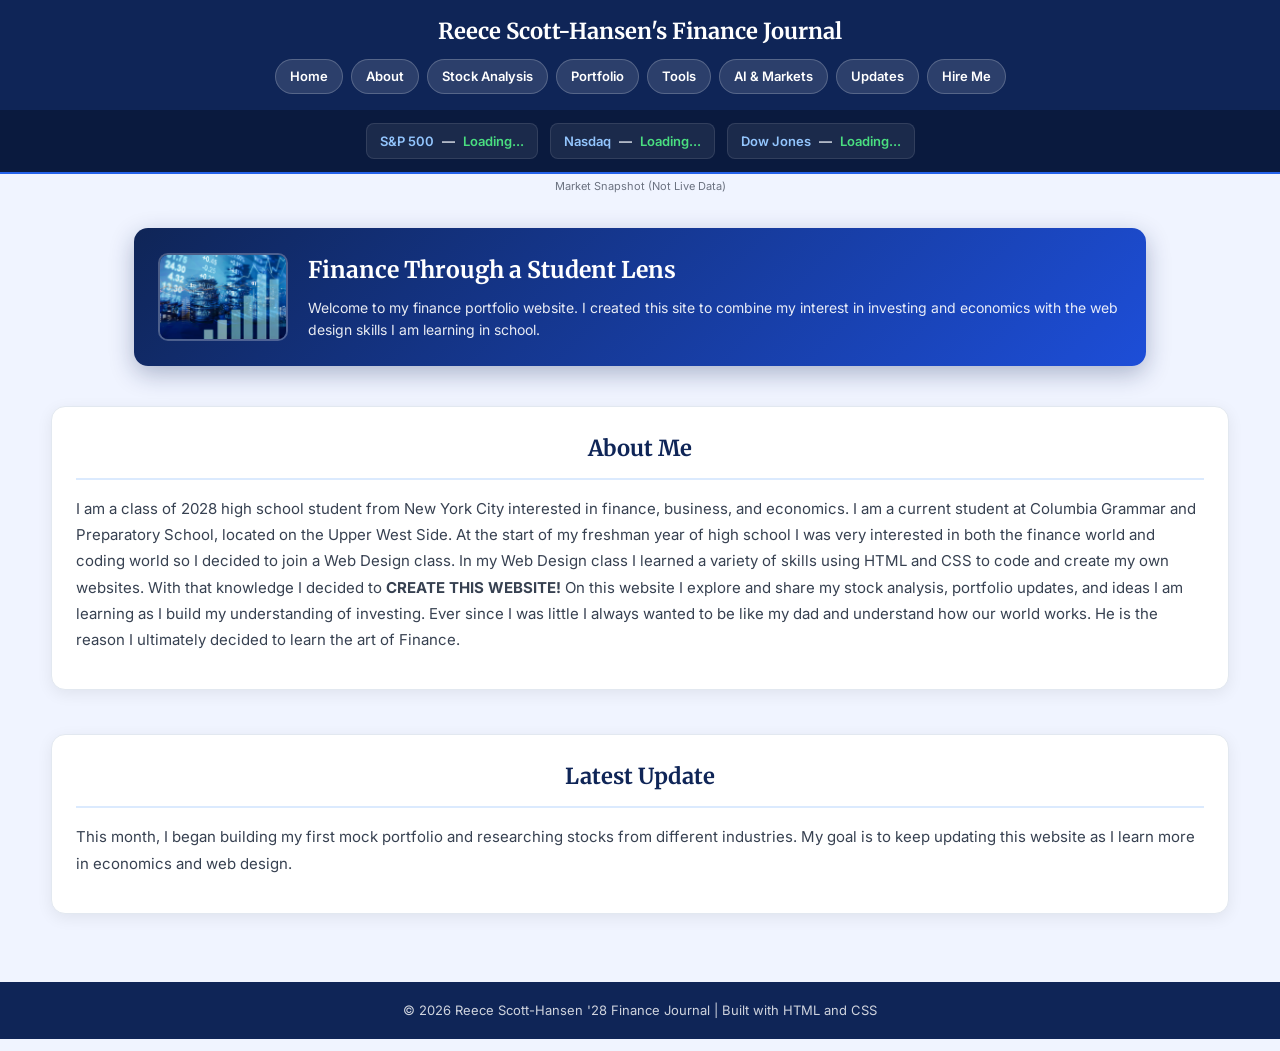
<file: index.html>
<!DOCTYPE html>
<html>
<head>
  <meta name="viewport" content="width=device-width, initial-scale=1.0">
  <title>Reece Scott-Hansen '28 Finance Journal</title>
  <link rel="stylesheet" href="styles.css">
</head>
<body>

  <header>
    <div class="container">
      <nav>
        <h1>Reece Scott-Hansen's Finance Journal</h1>
        <ul>
          <li><a href="index.html">Home</a></li>
          <li><a href="about.html">About</a></li>
          <li><a href="stocks.html">Stock Analysis</a></li>
          <li><a href="port.html">Portfolio</a></li>
          <li><a href="tools.html">Tools</a></li>
          <li><a href="ai.html">AI & Markets</a></li>
          <li><a href="updates.html">Updates</a></li>
        <li><a href="hire.html">Hire Me</a></li>
        </ul>
      </nav>
    </div>
  </header>

<div class="market-bar">
  <a href="https://finance.yahoo.com/quote/%5EGSPC/" target="_blank" class="market-item">
    <span class="market-name">S&amp;P 500</span>
    <span class="market-price" id="mb-sp500-price">—</span>
    <span class="up" id="mb-sp500-change">Loading...</span>
  </a>
  <a href="https://finance.yahoo.com/quote/%5EIXIC/" target="_blank" class="market-item">
    <span class="market-name">Nasdaq</span>
    <span class="market-price" id="mb-nasdaq-price">—</span>
    <span class="up" id="mb-nasdaq-change">Loading...</span>
  </a>
  <a href="https://finance.yahoo.com/quote/%5EDJI/" target="_blank" class="market-item">
    <span class="market-name">Dow Jones</span>
    <span class="market-price" id="mb-dow-price">—</span>
    <span class="up" id="mb-dow-change">Loading...</span>
  </a>
</div>
<p class="market-label">Loading live data...</p>
<script src="market.js"></script>

 <section class="hero">
  <div class="container">
    
   <div class="box">
  
  <div class="box-content">
    
    <img src="stock.png" alt="Stock Image" class="side-img">

    <div class="text">
      <h2>Finance Through a Student Lens</h2>
      <p>
        Welcome to my finance portfolio website. I created this site to combine my interest in
        investing and economics with the web design skills I am learning in school.
      </p>
    </div>

  </div>

</div>
  </div>
</section>

  <section id="about" class="about">
    <div class="section-box">
      <h3>About Me</h3>
    
    <p>I am a class of 2028 high school student from New York City interested in finance, business, and economics. I am a current student at Columbia Grammar and Preparatory School, located on the Upper West Side. At the start of my freshman year of high school I was very interested in both the finance world and coding world so I decided to join a Web Design class. In my Web Design class I learned a variety of skills using HTML and CSS to code and create my own websites. With that knowledge I decided to <b>CREATE THIS WEBSITE!</b> On this website I explore and share my stock analysis, portfolio updates, and ideas I am learning as I build my understanding of investing. Ever since I was little I always wanted to be like my dad and understand how our world works. He is the reason I ultimately decided to learn the art of Finance. </p>
  
    </div>
       

  

      <section id="updates" class="updates">
        <div class="section-box">
        
        <h3>Latest Update</h3>
      
      <p>This month, I began building my first mock portfolio and researching stocks from different
        industries. My goal is to keep updating this website as I learn more in economics and web design. </p>
        </div>
       
      
  </section>





  <footer>
    <div class="container">
      <p>© 2026 Reece Scott-Hansen '28 Finance Journal | Built with HTML and CSS</p>
    </div>
  </footer>

</body>
</html>
</file>
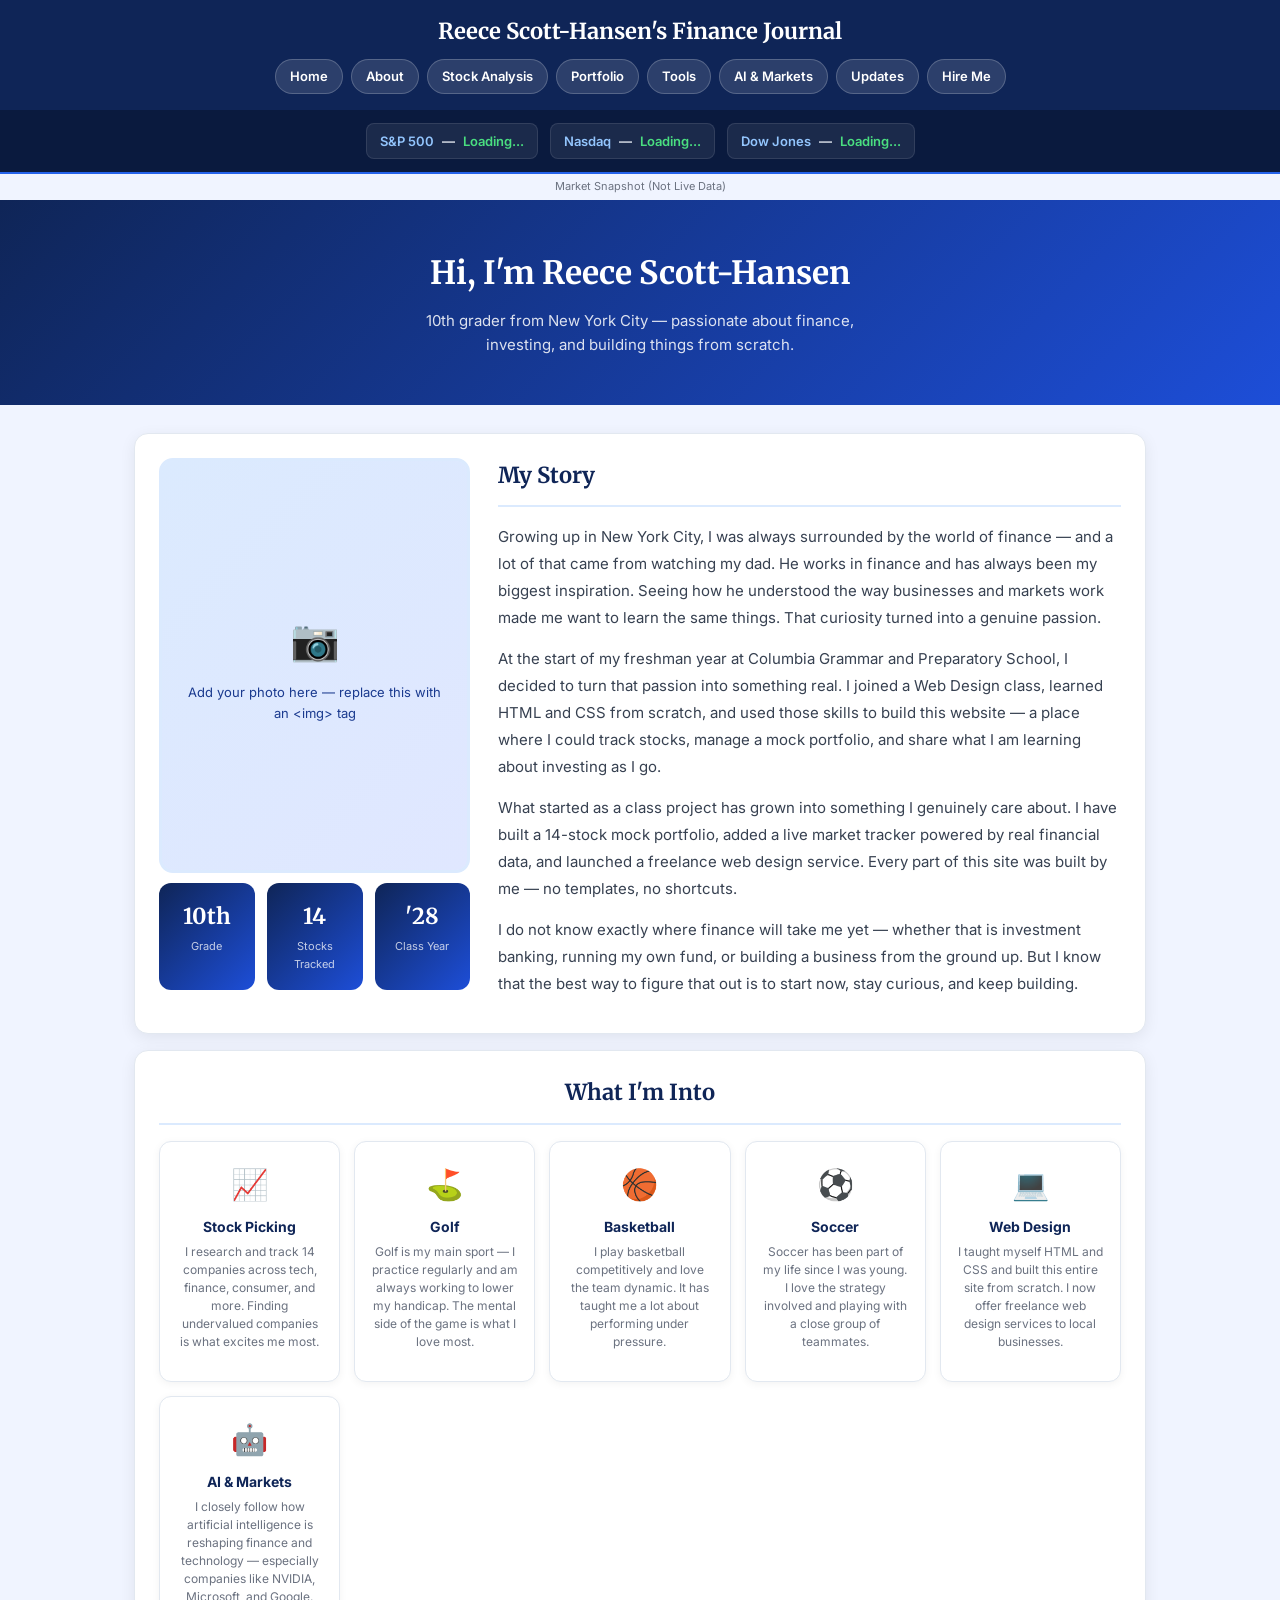
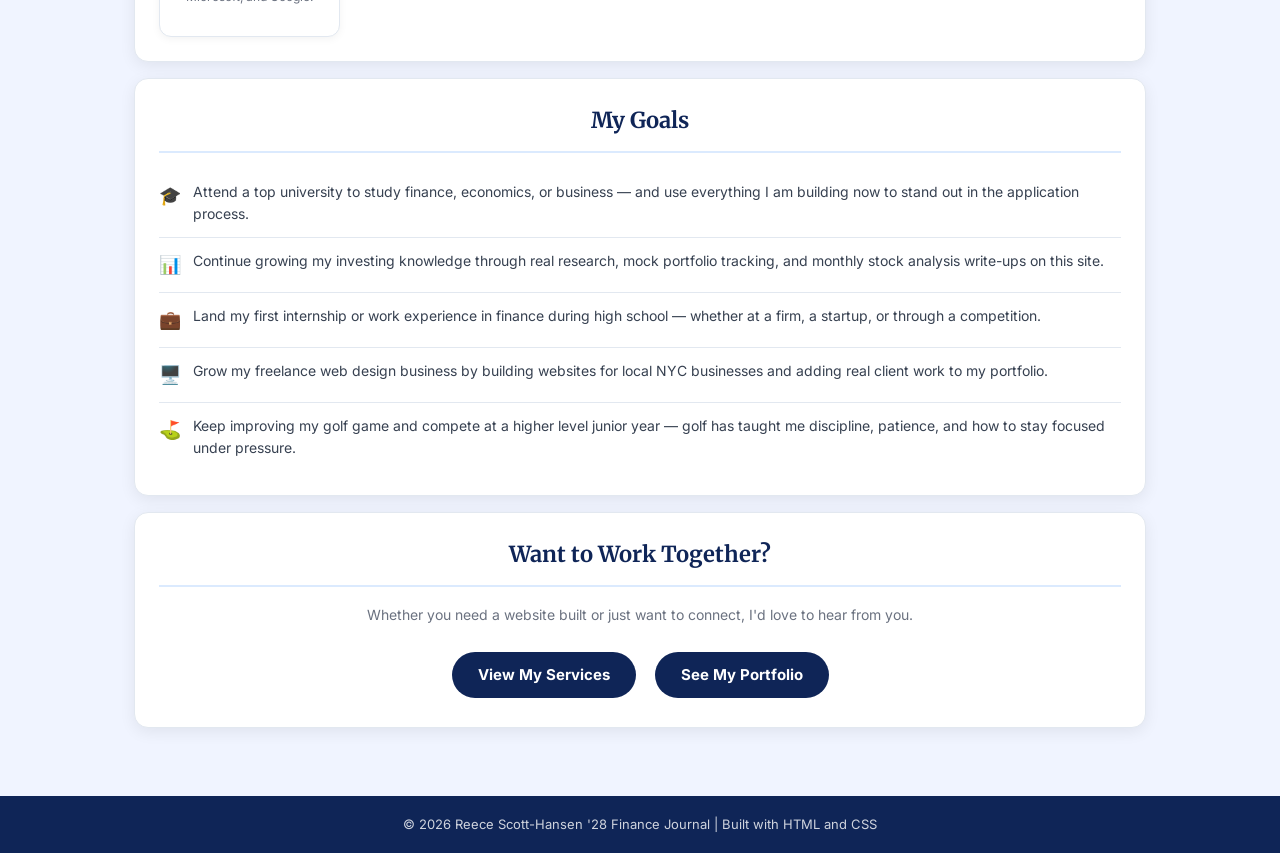
<file: about.html>
<!DOCTYPE html>
<html lang="en">
<head>
  <meta name="viewport" content="width=device-width, initial-scale=1.0">
  <title>About Me — Reece Scott-Hansen</title>
  <link rel="stylesheet" href="styles.css">
  <style>
    .about-hero {
      background: linear-gradient(135deg, #0f2557, #1d4ed8);
      padding: 48px 20px;
      text-align: center;
    }

    .about-hero h2 {
      font-family: 'Merriweather', serif;
      color: white;
      font-size: clamp(22px, 4vw, 32px);
      margin-bottom: 10px;
    }

    .about-hero p {
      color: rgba(255,255,255,0.85);
      font-size: 15px;
      max-width: 500px;
      margin: 0 auto;
    }

    .about-grid {
      display: grid;
      grid-template-columns: 1fr 2fr;
      gap: 28px;
      align-items: start;
    }

    .about-photo {
      width: 100%;
      border-radius: 14px;
      border: 3px solid var(--light-blue);
      box-shadow: 0 8px 24px rgba(0,0,0,0.1);
    }

    .about-photo-placeholder {
      width: 100%;
      aspect-ratio: 3/4;
      background: linear-gradient(135deg, #dbeafe, #e0e7ff);
      border-radius: 14px;
      border: 3px solid var(--light-blue);
      display: flex;
      flex-direction: column;
      align-items: center;
      justify-content: center;
      color: var(--blue);
      font-size: 13px;
      text-align: center;
      padding: 20px;
      gap: 10px;
    }

    .about-photo-placeholder .photo-icon {
      font-size: 40px;
    }

    .stat-grid {
      display: grid;
      grid-template-columns: repeat(3, 1fr);
      gap: 12px;
      margin-top: 10px;
    }

    .stat-box {
      background: linear-gradient(135deg, #0f2557, #1d4ed8);
      border-radius: 12px;
      padding: 16px 12px;
      text-align: center;
    }

    .stat-number {
      color: white;
      font-size: 22px;
      font-weight: 700;
      font-family: 'Merriweather', serif;
    }

    .stat-label {
      color: rgba(255,255,255,0.75);
      font-size: 11px;
      margin-top: 4px;
    }

    .interest-grid {
      display: grid;
      grid-template-columns: repeat(auto-fit, minmax(180px, 1fr));
      gap: 14px;
    }

    .interest-card {
      background: white;
      border: 1px solid var(--border);
      border-radius: 12px;
      padding: 18px 16px;
      text-align: center;
      box-shadow: 0 2px 8px rgba(0,0,0,0.05);
    }

    .interest-icon { font-size: 30px; margin-bottom: 8px; }

    .interest-card h4 {
      color: var(--navy);
      font-size: 14px;
      font-weight: 700;
      margin-bottom: 5px;
    }

    .interest-card p {
      color: var(--gray);
      font-size: 12px;
      line-height: 1.5;
    }

    .goal-list {
      list-style: none;
      padding: 0;
    }

    .goal-list li {
      display: flex;
      align-items: flex-start;
      gap: 12px;
      padding: 12px 0;
      border-bottom: 1px solid var(--border);
      font-size: 14px;
      color: #374151;
      line-height: 1.6;
    }

    .goal-list li:last-child { border-bottom: none; }

    .goal-list li .goal-icon {
      font-size: 18px;
      flex-shrink: 0;
      margin-top: 1px;
    }

    @media (max-width: 600px) {
      .about-grid { grid-template-columns: 1fr; }
      .stat-grid { grid-template-columns: repeat(3, 1fr); gap: 8px; }
      .stat-number { font-size: 18px; }
      .stat-label { font-size: 10px; }
      .about-hero { padding: 32px 16px; }
    }
  </style>
</head>
<body>

  <header>
    <div class="container">
      <nav>
        <h1>Reece Scott-Hansen's Finance Journal</h1>
        <ul>
          <li><a href="index.html">Home</a></li>
          <li><a href="about.html">About</a></li>
          <li><a href="stocks.html">Stock Analysis</a></li>
          <li><a href="port.html">Portfolio</a></li>
          <li><a href="tools.html">Tools</a></li>
          <li><a href="ai.html">AI &amp; Markets</a></li>
          <li><a href="updates.html">Updates</a></li>
          <li><a href="hire.html">Hire Me</a></li>
        </ul>
      </nav>
    </div>
  </header>

  <div class="market-bar">
    <a href="https://finance.yahoo.com/quote/%5EGSPC/" target="_blank" class="market-item">
      <span class="market-name">S&amp;P 500</span>
      <span class="market-price" id="mb-sp500-price">—</span>
      <span class="up" id="mb-sp500-change">Loading...</span>
    </a>
    <a href="https://finance.yahoo.com/quote/%5EIXIC/" target="_blank" class="market-item">
      <span class="market-name">Nasdaq</span>
      <span class="market-price" id="mb-nasdaq-price">—</span>
      <span class="up" id="mb-nasdaq-change">Loading...</span>
    </a>
    <a href="https://finance.yahoo.com/quote/%5EDJI/" target="_blank" class="market-item">
      <span class="market-name">Dow Jones</span>
      <span class="market-price" id="mb-dow-price">—</span>
      <span class="up" id="mb-dow-change">Loading...</span>
    </a>
  </div>
  <p class="market-label">Loading live data...</p>
  <script src="market.js"></script>

  <!-- Hero -->
  <div class="about-hero">
    <h2>Hi, I'm Reece Scott-Hansen</h2>
    <p>10th grader from New York City — passionate about finance, investing, and building things from scratch.</p>
  </div>

  <section>
    <div class="container">

      <!-- Main about section -->
      <div class="section-box">
        <div class="about-grid">

          <div>
            <div class="about-photo-placeholder">
              <div class="photo-icon">📷</div>
              <div>Add your photo here — replace this with an &lt;img&gt; tag</div>
            </div>
            <div class="stat-grid">
              <div class="stat-box">
                <div class="stat-number">10th</div>
                <div class="stat-label">Grade</div>
              </div>
              <div class="stat-box">
                <div class="stat-number">14</div>
                <div class="stat-label">Stocks Tracked</div>
              </div>
              <div class="stat-box">
                <div class="stat-number">'28</div>
                <div class="stat-label">Class Year</div>
              </div>
            </div>
          </div>

          <div>
            <h3 style="text-align:left; border-bottom: 2px solid var(--light-blue); padding-bottom: 12px; margin-bottom: 16px;">My Story</h3>

            <p style="color:#374151; margin-bottom: 14px; line-height: 1.8; font-size: 15px;">
              Growing up in New York City, I was always surrounded by the world of finance — and a lot of that came from watching my dad. He works in finance and has always been my biggest inspiration. Seeing how he understood the way businesses and markets work made me want to learn the same things. That curiosity turned into a genuine passion.
            </p>

            <p style="color:#374151; margin-bottom: 14px; line-height: 1.8; font-size: 15px;">
              At the start of my freshman year at Columbia Grammar and Preparatory School, I decided to turn that passion into something real. I joined a Web Design class, learned HTML and CSS from scratch, and used those skills to build this website — a place where I could track stocks, manage a mock portfolio, and share what I am learning about investing as I go.
            </p>

            <p style="color:#374151; margin-bottom: 14px; line-height: 1.8; font-size: 15px;">
              What started as a class project has grown into something I genuinely care about. I have built a 14-stock mock portfolio, added a live market tracker powered by real financial data, and launched a freelance web design service. Every part of this site was built by me — no templates, no shortcuts.
            </p>

            <p style="color:#374151; line-height: 1.8; font-size: 15px;">
              I do not know exactly where finance will take me yet — whether that is investment banking, running my own fund, or building a business from the ground up. But I know that the best way to figure that out is to start now, stay curious, and keep building.
            </p>
          </div>

        </div>
      </div>

      <!-- Interests -->
      <div class="section-box">
        <h3>What I'm Into</h3>
        <div class="interest-grid">

          <div class="interest-card">
            <div class="interest-icon">📈</div>
            <h4>Stock Picking</h4>
            <p>I research and track 14 companies across tech, finance, consumer, and more. Finding undervalued companies is what excites me most.</p>
          </div>

          <div class="interest-card">
            <div class="interest-icon">⛳</div>
            <h4>Golf</h4>
            <p>Golf is my main sport — I practice regularly and am always working to lower my handicap. The mental side of the game is what I love most.</p>
          </div>

          <div class="interest-card">
            <div class="interest-icon">🏀</div>
            <h4>Basketball</h4>
            <p>I play basketball competitively and love the team dynamic. It has taught me a lot about performing under pressure.</p>
          </div>

          <div class="interest-card">
            <div class="interest-icon">⚽</div>
            <h4>Soccer</h4>
            <p>Soccer has been part of my life since I was young. I love the strategy involved and playing with a close group of teammates.</p>
          </div>

          <div class="interest-card">
            <div class="interest-icon">💻</div>
            <h4>Web Design</h4>
            <p>I taught myself HTML and CSS and built this entire site from scratch. I now offer freelance web design services to local businesses.</p>
          </div>

          <div class="interest-card">
            <div class="interest-icon">🤖</div>
            <h4>AI &amp; Markets</h4>
            <p>I closely follow how artificial intelligence is reshaping finance and technology — especially companies like NVIDIA, Microsoft, and Google.</p>
          </div>

        </div>
      </div>

      <!-- Goals -->
      <div class="section-box">
        <h3>My Goals</h3>
        <ul class="goal-list">
          <li>
            <span class="goal-icon">🎓</span>
            <span>Attend a top university to study finance, economics, or business — and use everything I am building now to stand out in the application process.</span>
          </li>
          <li>
            <span class="goal-icon">📊</span>
            <span>Continue growing my investing knowledge through real research, mock portfolio tracking, and monthly stock analysis write-ups on this site.</span>
          </li>
          <li>
            <span class="goal-icon">💼</span>
            <span>Land my first internship or work experience in finance during high school — whether at a firm, a startup, or through a competition.</span>
          </li>
          <li>
            <span class="goal-icon">🖥️</span>
            <span>Grow my freelance web design business by building websites for local NYC businesses and adding real client work to my portfolio.</span>
          </li>
          <li>
            <span class="goal-icon">⛳</span>
            <span>Keep improving my golf game and compete at a higher level junior year — golf has taught me discipline, patience, and how to stay focused under pressure.</span>
          </li>
        </ul>
      </div>

      <!-- CTA -->
      <div class="section-box" style="text-align: center;">
        <h3>Want to Work Together?</h3>
        <p style="color: var(--gray); margin-bottom: 20px; font-size: 14px;">
          Whether you need a website built or just want to connect, I'd love to hear from you.
        </p>
        <a href="hire.html" class="contact-link" style="margin-right: 10px;">View My Services</a>
        <a href="port.html" class="contact-link">See My Portfolio</a>
      </div>

    </div>
  </section>

  <footer>
    <div class="container">
      <p>© 2026 Reece Scott-Hansen '28 Finance Journal | Built with HTML and CSS</p>
    </div>
  </footer>

</body>
</html>
</file>
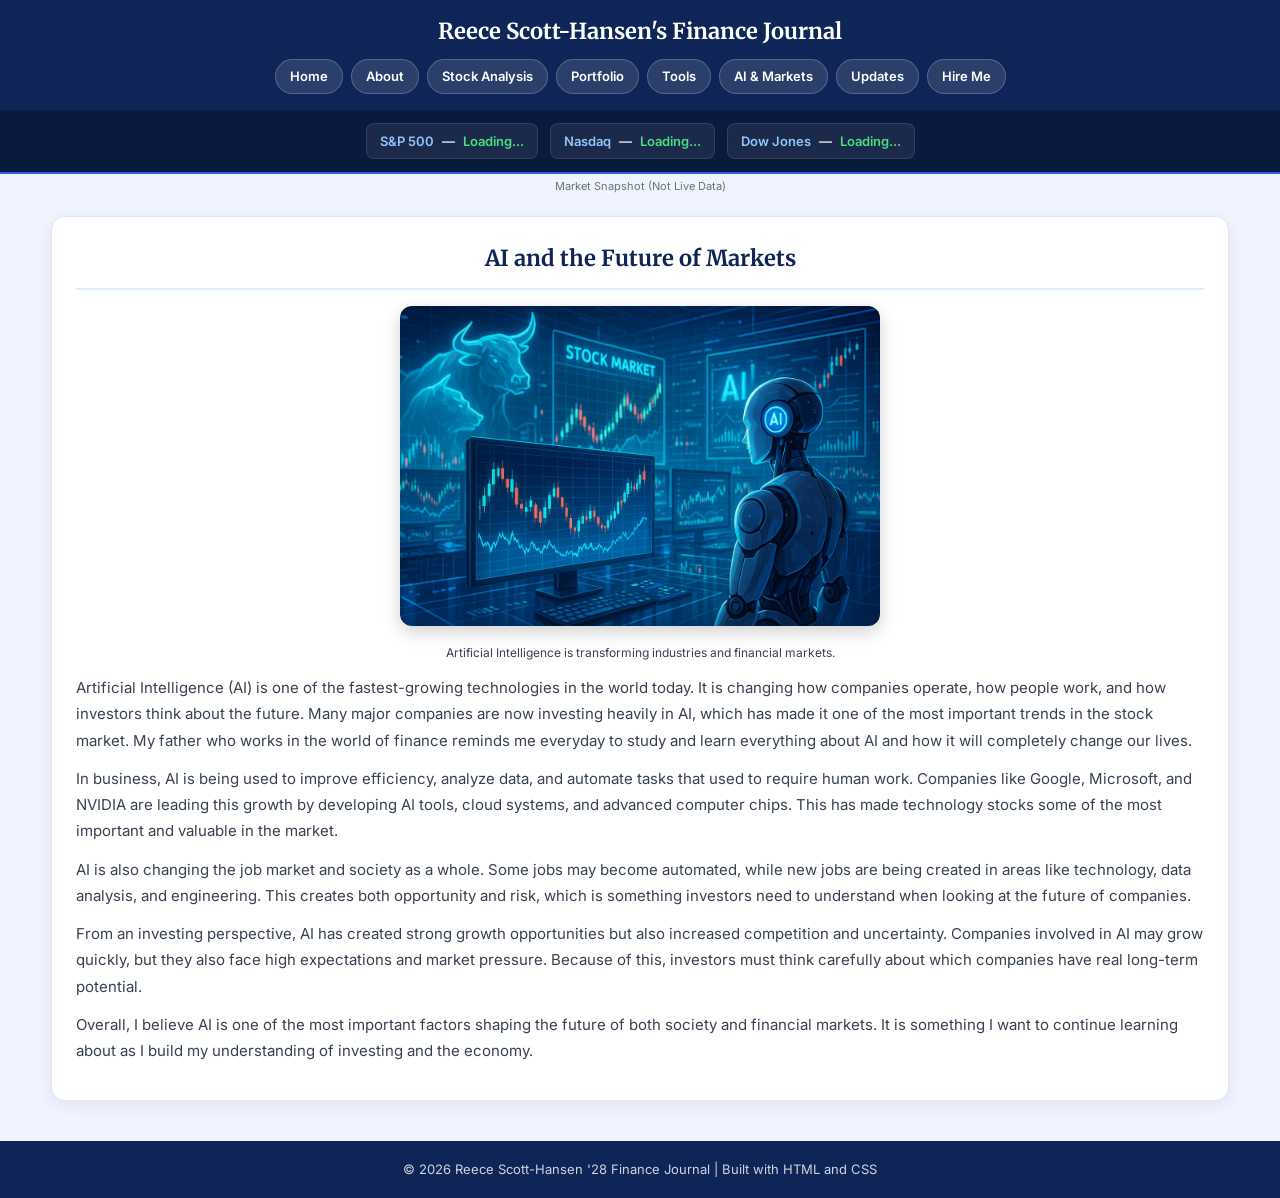
<file: ai.html>
<!DOCTYPE html>
<html>
<head>
  <meta name="viewport" content="width=device-width, initial-scale=1.0">
  <title>Reece Scott-Hansen '28 Finance Journal</title>
  <link rel="stylesheet" href="styles.css">
</head>
<body>

  <header>
    <div class="container">
      <nav>
        <h1>Reece Scott-Hansen's Finance Journal</h1>
        <ul>
          <li><a href="index.html">Home</a></li>
          <li><a href="about.html">About</a></li>
          <li><a href="stocks.html">Stock Analysis</a></li>
          <li><a href="port.html">Portfolio</a></li>
          <li><a href="tools.html">Tools</a></li>
          <li><a href="ai.html">AI & Markets</a></li>
          <li><a href="updates.html">Updates</a></li>
        <li><a href="hire.html">Hire Me</a></li>
        </ul>
      </nav>
    </div>
  </header>
<div class="market-bar">
  <a href="https://finance.yahoo.com/quote/%5EGSPC/" target="_blank" class="market-item">
    <span class="market-name">S&amp;P 500</span>
    <span class="market-price" id="mb-sp500-price">—</span>
    <span class="up" id="mb-sp500-change">Loading...</span>
  </a>
  <a href="https://finance.yahoo.com/quote/%5EIXIC/" target="_blank" class="market-item">
    <span class="market-name">Nasdaq</span>
    <span class="market-price" id="mb-nasdaq-price">—</span>
    <span class="up" id="mb-nasdaq-change">Loading...</span>
  </a>
  <a href="https://finance.yahoo.com/quote/%5EDJI/" target="_blank" class="market-item">
    <span class="market-name">Dow Jones</span>
    <span class="market-price" id="mb-dow-price">—</span>
    <span class="up" id="mb-dow-change">Loading...</span>
  </a>
</div>
<p class="market-label">Loading live data...</p>
<script src="market.js"></script>


    <div class="section-box">

  <h3>AI and the Future of Markets</h3>

  <img src="ai.png" class="ai-img">

<p class="img-caption">Artificial Intelligence is transforming industries and financial markets.</p>
    <p>
      Artificial Intelligence (AI) is one of the fastest-growing technologies in the world today. It is changing how companies operate, how people work, and how investors think about the future. Many major companies are now investing heavily in AI, which has made it one of the most important trends in the stock market. My father who works in the world of finance reminds me everyday to study and learn everything about AI and how it will completely change our lives.
    </p>

    <p>
      In business, AI is being used to improve efficiency, analyze data, and automate tasks that used to require human work. Companies like Google, Microsoft, and NVIDIA are leading this growth by developing AI tools, cloud systems, and advanced computer chips. This has made technology stocks some of the most important and valuable in the market.
    </p>

    <p>
      AI is also changing the job market and society as a whole. Some jobs may become automated, while new jobs are being created in areas like technology, data analysis, and engineering. This creates both opportunity and risk, which is something investors need to understand when looking at the future of companies.
    </p>

    <p>
      From an investing perspective, AI has created strong growth opportunities but also increased competition and uncertainty. Companies involved in AI may grow quickly, but they also face high expectations and market pressure. Because of this, investors must think carefully about which companies have real long-term potential.
    </p>

    <p>
      Overall, I believe AI is one of the most important factors shaping the future of both society and financial markets. It is something I want to continue learning about as I build my understanding of investing and the economy.
    </p>

  </div>
</section>

<footer>
    <div class="container">
      <p>© 2026 Reece Scott-Hansen '28 Finance Journal | Built with HTML and CSS</p>
    </div>
  </footer>


</body>
</html>
</file>
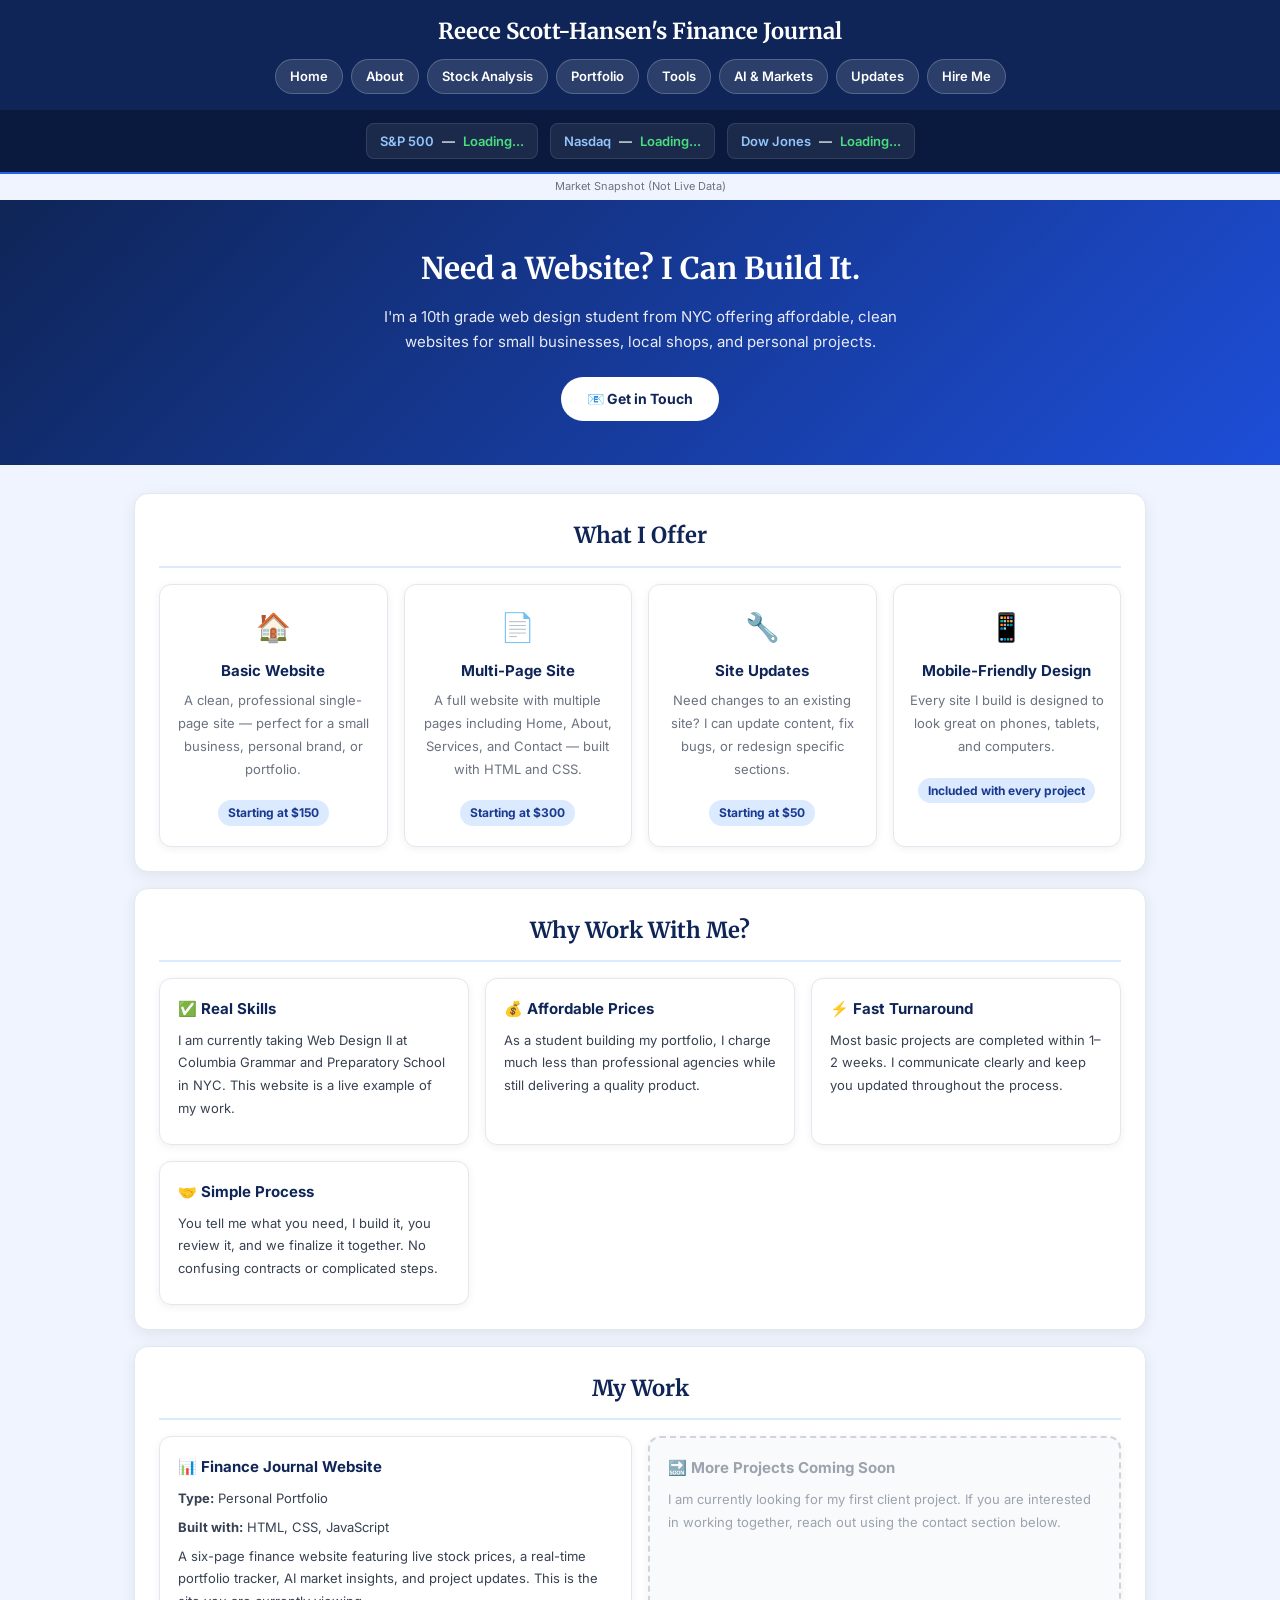
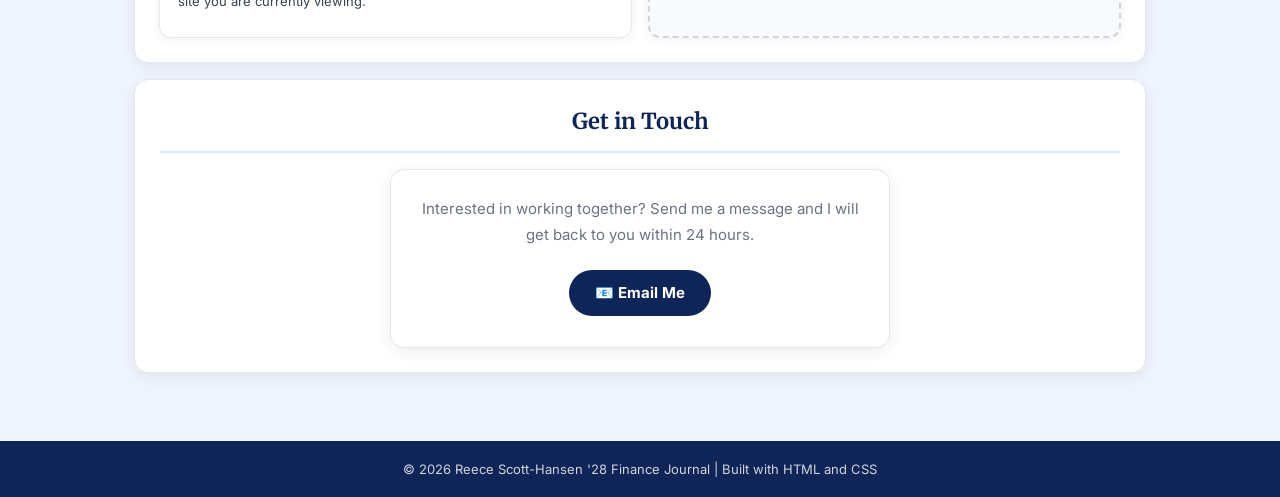
<file: hire.html>
<!DOCTYPE html>
<html lang="en">
<head>
  <meta name="viewport" content="width=device-width, initial-scale=1.0">
  <title>Hire Me — Reece Scott-Hansen</title>
  <link rel="stylesheet" href="styles.css">
</head>
<body>

  <header>
    <div class="container">
      <nav>
        <h1>Reece Scott-Hansen's Finance Journal</h1>
        <ul>
          <li><a href="index.html">Home</a></li>
          <li><a href="about.html">About</a></li>
          <li><a href="stocks.html">Stock Analysis</a></li>
          <li><a href="port.html">Portfolio</a></li>
          <li><a href="tools.html">Tools</a></li>
          <li><a href="ai.html">AI &amp; Markets</a></li>
          <li><a href="updates.html">Updates</a></li>
          <li><a href="hire.html">Hire Me</a></li>
        </ul>
      </nav>
    </div>
  </header>

  <div class="market-bar">
    <a href="https://finance.yahoo.com/quote/%5EGSPC/" target="_blank" class="market-item">
      <span class="market-name">S&amp;P 500</span>
      <span class="market-price" id="mb-sp500-price">—</span>
      <span class="up" id="mb-sp500-change">Loading...</span>
    </a>
    <a href="https://finance.yahoo.com/quote/%5EIXIC/" target="_blank" class="market-item">
      <span class="market-name">Nasdaq</span>
      <span class="market-price" id="mb-nasdaq-price">—</span>
      <span class="up" id="mb-nasdaq-change">Loading...</span>
    </a>
    <a href="https://finance.yahoo.com/quote/%5EDJI/" target="_blank" class="market-item">
      <span class="market-name">Dow Jones</span>
      <span class="market-price" id="mb-dow-price">—</span>
      <span class="up" id="mb-dow-change">Loading...</span>
    </a>
  </div>
  <p class="market-label">Loading live data...</p>
  <script src="market.js"></script>

  <!-- Hero -->
  <div class="hire-hero">
    <h2>Need a Website? I Can Build It.</h2>
    <p>
      I'm a 10th grade web design student from NYC offering affordable, clean websites
      for small businesses, local shops, and personal projects.
    </p>
    <a href="mailto:youremail@email.com" class="btn">📧 Get in Touch</a>
  </div>

  <section>
    <div class="container">

      <!-- Services -->
      <div class="section-box">
        <h3>What I Offer</h3>
        <div class="services-grid">

          <div class="service-card">
            <div class="icon">🏠</div>
            <h4>Basic Website</h4>
            <p>A clean, professional single-page site — perfect for a small business, personal brand, or portfolio.</p>
            <span class="price-tag">Starting at $150</span>
          </div>

          <div class="service-card">
            <div class="icon">📄</div>
            <h4>Multi-Page Site</h4>
            <p>A full website with multiple pages including Home, About, Services, and Contact — built with HTML and CSS.</p>
            <span class="price-tag">Starting at $300</span>
          </div>

          <div class="service-card">
            <div class="icon">🔧</div>
            <h4>Site Updates</h4>
            <p>Need changes to an existing site? I can update content, fix bugs, or redesign specific sections.</p>
            <span class="price-tag">Starting at $50</span>
          </div>

          <div class="service-card">
            <div class="icon">📱</div>
            <h4>Mobile-Friendly Design</h4>
            <p>Every site I build is designed to look great on phones, tablets, and computers.</p>
            <span class="price-tag">Included with every project</span>
          </div>

        </div>
      </div>

      <!-- Why Me -->
      <div class="section-box">
        <h3>Why Work With Me?</h3>
        <div class="card-grid">

          <div class="card">
            <h4>✅ Real Skills</h4>
            <p>I am currently taking Web Design II at Columbia Grammar and Preparatory School in NYC. This website is a live example of my work.</p>
          </div>

          <div class="card">
            <h4>💰 Affordable Prices</h4>
            <p>As a student building my portfolio, I charge much less than professional agencies while still delivering a quality product.</p>
          </div>

          <div class="card">
            <h4>⚡ Fast Turnaround</h4>
            <p>Most basic projects are completed within 1–2 weeks. I communicate clearly and keep you updated throughout the process.</p>
          </div>

          <div class="card">
            <h4>🤝 Simple Process</h4>
            <p>You tell me what you need, I build it, you review it, and we finalize it together. No confusing contracts or complicated steps.</p>
          </div>

        </div>
      </div>

      <!-- Portfolio -->
      <div class="section-box">
        <h3>My Work</h3>
        <div class="card-grid">

          <div class="card">
            <h4>📊 Finance Journal Website</h4>
            <p><strong>Type:</strong> Personal Portfolio</p>
            <p><strong>Built with:</strong> HTML, CSS, JavaScript</p>
            <p>A six-page finance website featuring live stock prices, a real-time portfolio tracker, AI market insights, and project updates. This is the site you are currently viewing.</p>
          </div>

          <div class="card" style="border: 2px dashed #d1d5db; background: #f9fafb;">
            <h4 style="color: #9ca3af;">🔜 More Projects Coming Soon</h4>
            <p style="color: #9ca3af;">I am currently looking for my first client project. If you are interested in working together, reach out using the contact section below.</p>
          </div>

        </div>
      </div>

      <!-- Contact -->
      <div class="section-box">
        <h3>Get in Touch</h3>
        <div class="contact-box">
          <p>Interested in working together? Send me a message and I will get back to you within 24 hours.</p>
          <a href="mailto:youremail@email.com" class="contact-link">📧 Email Me</a>
        </div>
      </div>

    </div>
  </section>

  <footer>
    <div class="container">
      <p>© 2026 Reece Scott-Hansen '28 Finance Journal | Built with HTML and CSS</p>
    </div>
  </footer>

</body>
</html>
</file>
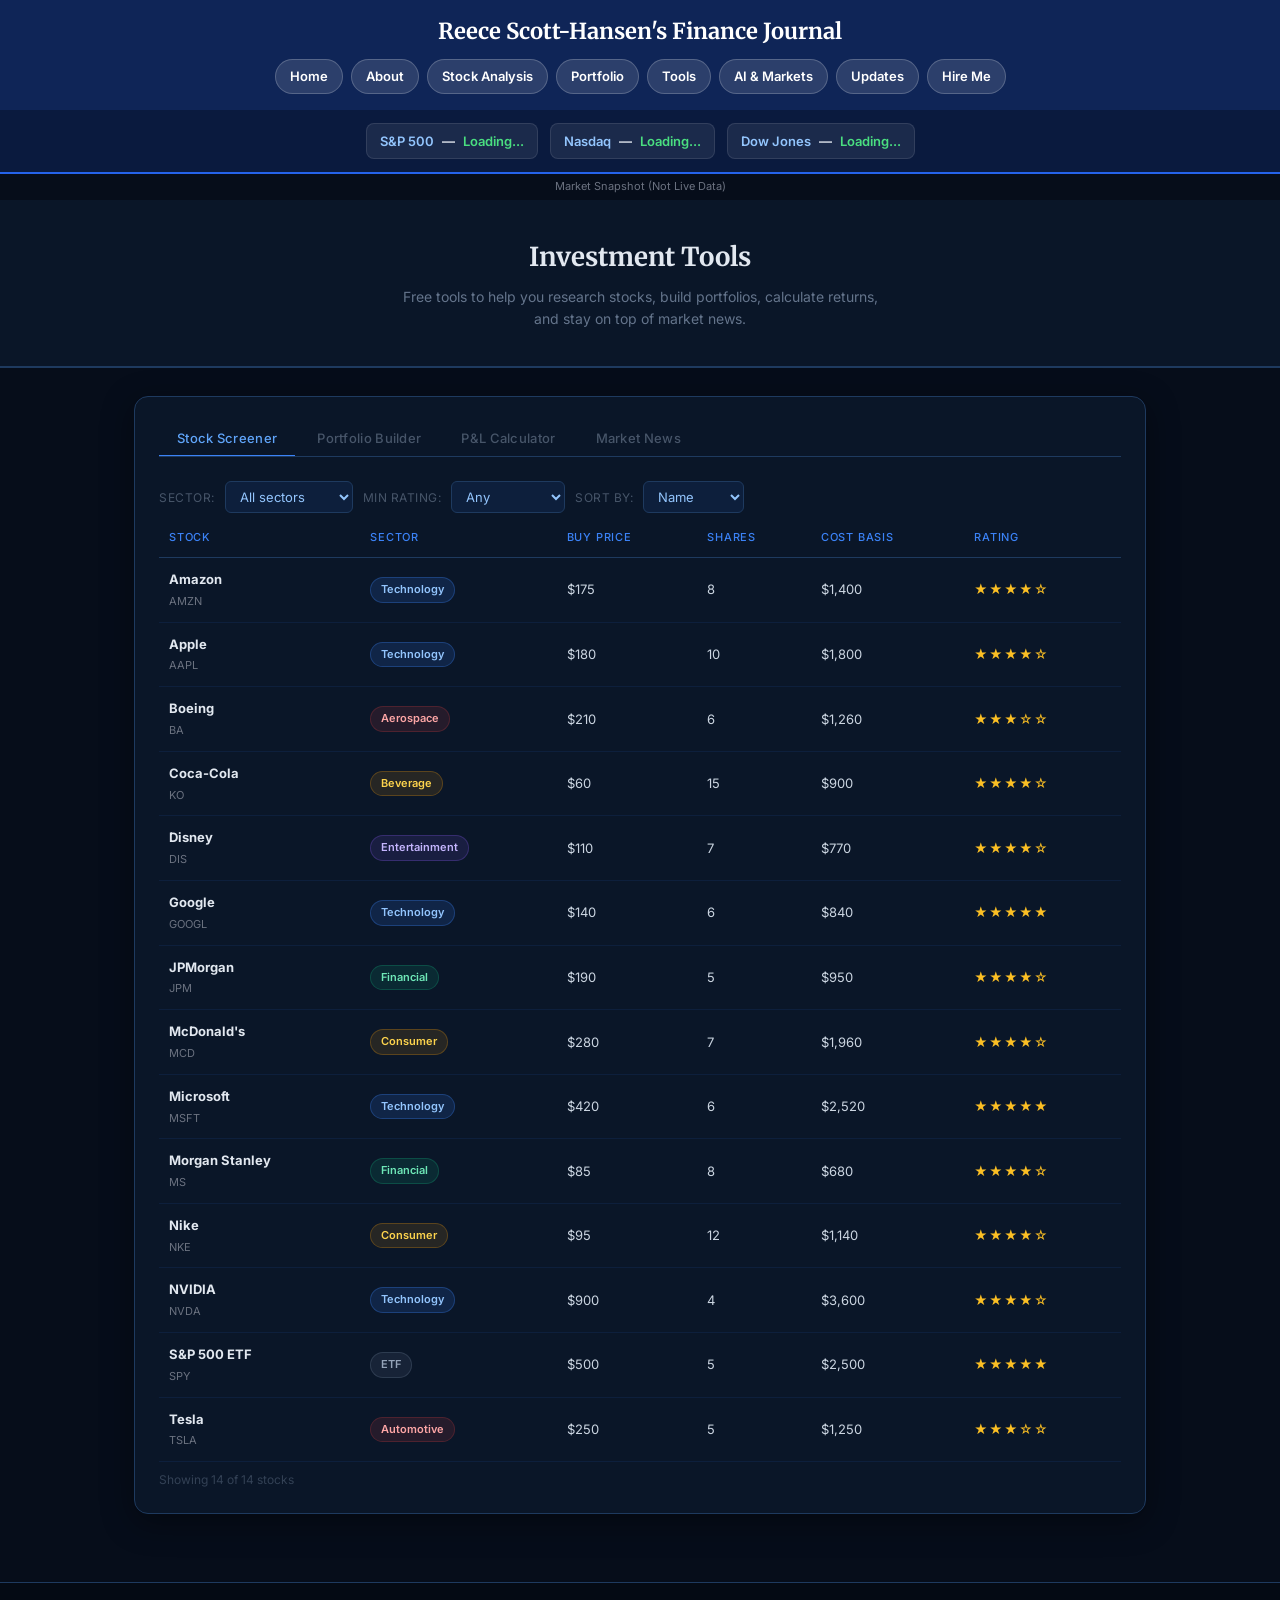
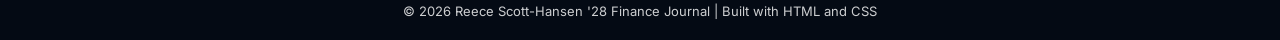
<file: tools.html>
<!DOCTYPE html>
<html lang="en">
<head>
  <meta name="viewport" content="width=device-width, initial-scale=1.0">
  <title>Investment Tools — Reece Scott-Hansen</title>
  <link rel="stylesheet" href="styles.css">
  <style>
    .tab-bar {
      display: flex;
      gap: 4px;
      border-bottom: 1px solid var(--border);
      margin-bottom: 24px;
      overflow-x: auto;
      -webkit-overflow-scrolling: touch;
      scrollbar-width: none;
    }
    .tab-bar::-webkit-scrollbar { display: none; }

    .tab-btn {
      font-size: 13px;
      padding: 9px 18px;
      border: none;
      background: none;
      color: var(--gray);
      border-bottom: 2px solid transparent;
      cursor: pointer;
      white-space: nowrap;
      font-family: 'Inter', Arial, sans-serif;
      font-weight: 500;
      margin-bottom: -1px;
      transition: color 0.15s;
    }

    .tab-btn.on {
      color: var(--navy);
      border-bottom-color: var(--accent);
    }

    .tab-btn:hover:not(.on) { color: var(--text); }

    .panel { display: none; }
    .panel.on { display: block; }

    .filter-row {
      display: flex;
      gap: 10px;
      flex-wrap: wrap;
      align-items: center;
      margin-bottom: 16px;
    }

    .filter-row label {
      font-size: 13px;
      color: var(--gray);
    }

    .filter-row select {
      padding: 6px 10px;
      border: 1px solid var(--border);
      border-radius: 8px;
      font-size: 13px;
      background: white;
      color: var(--text);
      font-family: 'Inter', Arial, sans-serif;
    }

    .stock-table {
      width: 100%;
      border-collapse: collapse;
      font-size: 13px;
    }

    .stock-table th {
      color: var(--gray);
      font-size: 11px;
      text-transform: uppercase;
      letter-spacing: 0.5px;
      font-weight: 500;
      padding: 0 10px 10px;
      text-align: left;
      border-bottom: 1px solid var(--border);
    }

    .stock-table td {
      padding: 11px 10px;
      border-bottom: 1px solid #f1f5f9;
      vertical-align: middle;
      color: var(--text);
    }

    .stock-table tr:last-child td { border-bottom: none; }
    .stock-table tr:hover td { background: #f8faff; }

    .s-badge {
      display: inline-block;
      font-size: 11px;
      padding: 3px 10px;
      border-radius: 20px;
      font-weight: 600;
    }

    .b-tech { background: #dbeafe; color: #1e3a8a; }
    .b-fin  { background: #d1fae5; color: #065f46; }
    .b-con  { background: #fef3c7; color: #78350f; }
    .b-ae   { background: #ffe4e6; color: #9f1239; }
    .b-ent  { background: #ede9fe; color: #4c1d95; }
    .b-etf  { background: #f1f5f9; color: #475569; }

    .stars { color: #f59e0b; font-size: 13px; letter-spacing: 1px; }

    /* P&L Calculator */
    .calc-grid {
      display: grid;
      grid-template-columns: repeat(auto-fit, minmax(160px, 1fr));
      gap: 14px;
      margin-bottom: 16px;
    }

    .calc-field label {
      display: block;
      font-size: 12px;
      color: var(--gray);
      font-weight: 500;
      margin-bottom: 5px;
      text-transform: uppercase;
      letter-spacing: 0.4px;
    }

    .calc-field input {
      width: 100%;
      padding: 9px 12px;
      border: 1px solid var(--border);
      border-radius: 8px;
      font-size: 14px;
      font-family: 'Inter', Arial, sans-serif;
      color: var(--text);
      background: white;
    }

    .calc-field input:focus {
      outline: none;
      border-color: var(--accent);
    }

    .result-grid {
      display: grid;
      grid-template-columns: repeat(auto-fit, minmax(140px, 1fr));
      gap: 12px;
      margin-top: 16px;
    }

    .result-card {
      background: #f8faff;
      border: 1px solid var(--border);
      border-radius: 10px;
      padding: 14px;
      text-align: center;
    }

    .result-card .r-label {
      font-size: 11px;
      color: var(--gray);
      text-transform: uppercase;
      letter-spacing: 0.5px;
      margin-bottom: 6px;
    }

    .result-card .r-value {
      font-size: 18px;
      font-weight: 700;
      color: var(--navy);
    }

    .g { color: #16a34a; }
    .r { color: #dc2626; }

    /* Portfolio Builder */
    .pb-item {
      display: grid;
      grid-template-columns: 80px 1fr 1fr 80px;
      gap: 10px;
      align-items: center;
      padding: 10px 0;
      border-bottom: 1px solid #f1f5f9;
      font-size: 13px;
    }

    .pb-item:last-child { border-bottom: none; }

    .pb-item .t-name {
      font-weight: 600;
      color: var(--navy);
    }

    .pb-item input {
      padding: 6px 10px;
      border: 1px solid var(--border);
      border-radius: 7px;
      font-size: 13px;
      font-family: 'Inter', Arial, sans-serif;
      width: 100%;
    }

    .pb-item input:focus {
      outline: none;
      border-color: var(--accent);
    }

    .pb-item .pb-val {
      text-align: right;
      font-weight: 600;
      color: var(--navy);
    }

    .pb-total-bar {
      background: linear-gradient(135deg, #0f2557, #1d4ed8);
      border-radius: 10px;
      padding: 16px 20px;
      display: flex;
      justify-content: space-between;
      align-items: center;
      margin-top: 16px;
    }

    .pb-total-bar span { color: rgba(255,255,255,0.8); font-size: 14px; }
    .pb-total-bar strong { color: white; font-size: 22px; }

    /* News */
    .news-item {
      padding: 14px 0;
      border-bottom: 1px solid var(--border);
    }

    .news-item:last-child { border-bottom: none; }

    .news-headline {
      font-size: 14px;
      font-weight: 600;
      color: var(--navy);
      margin-bottom: 5px;
      line-height: 1.4;
    }

    .news-headline a {
      color: var(--navy);
      text-decoration: none;
    }

    .news-headline a:hover { color: var(--accent); }

    .news-meta {
      font-size: 12px;
      color: var(--gray);
      display: flex;
      align-items: center;
      gap: 8px;
      flex-wrap: wrap;
    }

    .news-ticker-tag {
      background: var(--light-blue);
      color: var(--blue);
      font-size: 11px;
      font-weight: 700;
      padding: 2px 8px;
      border-radius: 4px;
    }

    .quick-fill-grid {
      display: flex;
      flex-wrap: wrap;
      gap: 8px;
      margin-top: 12px;
    }

    .qf-btn {
      background: var(--light-blue);
      color: var(--blue);
      border: none;
      padding: 5px 12px;
      border-radius: 20px;
      font-size: 12px;
      font-weight: 700;
      cursor: pointer;
      transition: background 0.15s;
      font-family: 'Inter', Arial, sans-serif;
    }

    .qf-btn:hover { background: #bfdbfe; }

    .tools-hero {
      background: linear-gradient(135deg, #0f2557, #1d4ed8);
      padding: 36px 20px;
      text-align: center;
    }

    .tools-hero h2 {
      font-family: 'Merriweather', serif;
      color: white;
      font-size: clamp(18px, 3vw, 26px);
      margin-bottom: 8px;
    }

    .tools-hero p {
      color: rgba(255,255,255,0.85);
      font-size: 14px;
      max-width: 500px;
      margin: 0 auto;
    }

    .count-bar {
      font-size: 12px;
      color: var(--gray);
      margin-top: 8px;
    }


    /* ── TERMINAL DARK THEME ── */
    body { background: #060d1a !important; color: #e2e8f0 !important; }

    .tools-hero {
      background: #0a1628 !important;
      border-bottom: 2px solid #1e3a5f;
      padding: 36px 20px;
      text-align: center;
    }

    .tools-hero h2 { color: #e2e8f0; font-family: 'Merriweather', serif; font-size: clamp(18px,3vw,26px); margin-bottom:8px; }
    .tools-hero p  { color: #64748b; font-size: 14px; max-width: 500px; margin: 0 auto; }

    /* Override section-box for dark */
    .section-box {
      background: #0a1628 !important;
      border: 1px solid #1e3a5f !important;
      box-shadow: 0 8px 32px rgba(0,0,0,0.4) !important;
    }

    /* Tabs */
    .tab-bar { border-bottom: 1px solid #1e3a5f !important; }
    .tab-btn { color: #475569 !important; font-family: 'Inter', monospace; letter-spacing: 0.3px; }
    .tab-btn.on { color: #60a5fa !important; border-bottom-color: #3b82f6 !important; }
    .tab-btn:hover:not(.on) { color: #93c5fd !important; }

    /* Filters */
    .filter-row label { color: #475569 !important; font-size: 12px; text-transform: uppercase; letter-spacing: 0.5px; }
    .filter-row select {
      background: #0d1f3c !important;
      border: 1px solid #1e3a5f !important;
      color: #93c5fd !important;
      border-radius: 6px;
    }

    /* Table */
    .stock-table th { color: #3b82f6 !important; border-bottom: 1px solid #1e3a5f !important; letter-spacing: 0.8px; }
    .stock-table td { color: #cbd5e1 !important; border-bottom: 1px solid #0d1f3c !important; }
    .stock-table tr:hover td { background: #0d1f3c !important; }
    .stock-table strong { color: #e2e8f0 !important; }

    /* Badges — dark terminal versions */
    .b-tech { background: rgba(59,130,246,0.15) !important; color: #93c5fd !important; border: 1px solid rgba(59,130,246,0.3); }
    .b-fin  { background: rgba(16,185,129,0.12) !important; color: #6ee7b7 !important; border: 1px solid rgba(16,185,129,0.25); }
    .b-con  { background: rgba(245,158,11,0.12) !important; color: #fcd34d !important; border: 1px solid rgba(245,158,11,0.25); }
    .b-ae   { background: rgba(239,68,68,0.12)  !important; color: #fca5a5 !important; border: 1px solid rgba(239,68,68,0.2); }
    .b-ent  { background: rgba(139,92,246,0.12) !important; color: #c4b5fd !important; border: 1px solid rgba(139,92,246,0.25); }
    .b-etf  { background: rgba(100,116,139,0.15)!important; color: #94a3b8 !important; border: 1px solid rgba(100,116,139,0.3); }

    .stars { color: #fbbf24 !important; }
    .count-bar { color: #334155 !important; }

    /* Portfolio builder */
    .pb-item { border-bottom: 1px solid #0d1f3c !important; }
    .pb-item .t-name { color: #60a5fa !important; font-family: monospace; font-size: 13px; }
    .pb-item .pb-val { color: #93c5fd !important; }
    .pb-item input {
      background: #0d1f3c !important;
      border: 1px solid #1e3a5f !important;
      color: #e2e8f0 !important;
    }
    .pb-item input:focus { border-color: #3b82f6 !important; outline: none; }
    .pb-total-bar { background: #0d1f3c !important; border: 1px solid #1e3a5f !important; border-radius: 8px; }
    .pb-total-bar span { color: #475569 !important; }
    .pb-total-bar strong { color: #60a5fa !important; }

    /* P&L Calculator */
    .calc-field label { color: #3b82f6 !important; font-family: monospace; letter-spacing: 0.6px; }
    .calc-field input {
      background: #0d1f3c !important;
      border: 1px solid #1e3a5f !important;
      color: #e2e8f0 !important;
    }
    .calc-field input::placeholder { color: #334155 !important; }
    .calc-field input:focus { border-color: #3b82f6 !important; outline: none; }
    #calc-empty { color: #334155 !important; }

    .result-card {
      background: #0d1f3c !important;
      border: 1px solid #1e3a5f !important;
    }
    .result-card .r-label { color: #3b82f6 !important; font-family: monospace; letter-spacing: 0.5px; }
    .result-card .r-value { color: #e2e8f0 !important; }

    .qf-btn {
      background: #0d1f3c !important;
      color: #60a5fa !important;
      border: 1px solid #1e3a5f !important;
    }
    .qf-btn:hover { background: #1e3a5f !important; border-color: #3b82f6 !important; }

    /* News */
    .news-item { border-bottom: 1px solid #0d1f3c !important; }
    .news-headline a { color: #93c5fd !important; }
    .news-headline a:hover { color: #60a5fa !important; }
    .news-meta { color: #334155 !important; }
    .news-ticker-tag { background: rgba(59,130,246,0.15) !important; color: #93c5fd !important; }

    .g { color: #4ade80 !important; }
    .r { color: #f87171 !important; }

    /* Quick fill label */
    #panel-calc p[style] { color: #334155 !important; }

    /* Footer stays dark too */
    footer { background: #040a14 !important; border-top: 1px solid #1e3a5f; }

    @media (max-width: 600px) {
      .pb-item { grid-template-columns: 60px 1fr 1fr 70px; gap: 6px; }
      .calc-grid { grid-template-columns: 1fr 1fr; }
      .result-grid { grid-template-columns: 1fr 1fr; }
    }
  </style>
</head>
<body>

  <header>
    <div class="container">
      <nav>
        <h1>Reece Scott-Hansen's Finance Journal</h1>
        <ul>
          <li><a href="index.html">Home</a></li>
          <li><a href="about.html">About</a></li>
          <li><a href="stocks.html">Stock Analysis</a></li>
          <li><a href="port.html">Portfolio</a></li>
          <li><a href="tools.html">Tools</a></li>
          <li><a href="ai.html">AI &amp; Markets</a></li>
          <li><a href="updates.html">Updates</a></li>
          <li><a href="hire.html">Hire Me</a></li>
        </ul>
      </nav>
    </div>
  </header>

  <div class="market-bar">
    <a href="https://finance.yahoo.com/quote/%5EGSPC/" target="_blank" class="market-item">
      <span class="market-name">S&amp;P 500</span>
      <span class="market-price" id="mb-sp500-price">—</span>
      <span class="up" id="mb-sp500-change">Loading...</span>
    </a>
    <a href="https://finance.yahoo.com/quote/%5EIXIC/" target="_blank" class="market-item">
      <span class="market-name">Nasdaq</span>
      <span class="market-price" id="mb-nasdaq-price">—</span>
      <span class="up" id="mb-nasdaq-change">Loading...</span>
    </a>
    <a href="https://finance.yahoo.com/quote/%5EDJI/" target="_blank" class="market-item">
      <span class="market-name">Dow Jones</span>
      <span class="market-price" id="mb-dow-price">—</span>
      <span class="up" id="mb-dow-change">Loading...</span>
    </a>
  </div>
  <p class="market-label">Loading live data...</p>
  <script src="market.js"></script>

  <div class="tools-hero">
    <h2>Investment Tools</h2>
    <p>Free tools to help you research stocks, build portfolios, calculate returns, and stay on top of market news.</p>
  </div>

  <section>
    <div class="container">
      <div class="section-box">

        <div class="tab-bar">
          <button class="tab-btn on" onclick="switchTab('screener',this)">Stock Screener</button>
          <button class="tab-btn" onclick="switchTab('builder',this)">Portfolio Builder</button>
          <button class="tab-btn" onclick="switchTab('calc',this)">P&amp;L Calculator</button>
          <button class="tab-btn" onclick="switchTab('news',this)">Market News</button>
        </div>

        <!-- SCREENER -->
        <div class="panel on" id="panel-screener">
          <div class="filter-row">
            <label>Sector:</label>
            <select id="f-sector" onchange="filterStocks()">
              <option value="">All sectors</option>
              <option>Technology</option><option>Financial</option><option>Consumer</option>
              <option>Automotive</option><option>Entertainment</option><option>Aerospace</option>
              <option>Beverage</option><option>ETF</option>
            </select>
            <label>Min rating:</label>
            <select id="f-rating" onchange="filterStocks()">
              <option value="0">Any</option>
              <option value="3">3+ stars</option>
              <option value="4">4+ stars</option>
              <option value="5">5 stars only</option>
            </select>
            <label>Sort by:</label>
            <select id="f-sort" onchange="filterStocks()">
              <option value="name">Name</option>
              <option value="price">Buy price</option>
              <option value="rating">Rating</option>
            </select>
          </div>
          <div style="overflow-x:auto">
            <table class="stock-table">
              <thead>
                <tr>
                  <th>Stock</th>
                  <th>Sector</th>
                  <th>Buy price</th>
                  <th>Shares</th>
                  <th>Cost basis</th>
                  <th>Rating</th>
                </tr>
              </thead>
              <tbody id="screener-body"></tbody>
            </table>
          </div>
          <div class="count-bar" id="screener-count"></div>
        </div>

        <!-- PORTFOLIO BUILDER -->
        <div class="panel" id="panel-builder">
          <p style="font-size:13px;color:var(--gray);margin-bottom:16px">Enter shares and buy price to build your own custom portfolio and see your total investment.</p>
          <div id="pb-rows"></div>
          <div class="pb-total-bar">
            <span>Total invested</span>
            <strong id="pb-total">$0</strong>
          </div>
        </div>

        <!-- P&L CALCULATOR -->
        <div class="panel" id="panel-calc">
          <div class="calc-grid">
            <div class="calc-field"><label>Ticker</label><input type="text" id="c-ticker" placeholder="e.g. AAPL" oninput="calcPL()"></div>
            <div class="calc-field"><label>Buy price ($)</label><input type="number" id="c-buy" placeholder="180.00" step="0.01" oninput="calcPL()"></div>
            <div class="calc-field"><label>Current price ($)</label><input type="number" id="c-curr" placeholder="172.00" step="0.01" oninput="calcPL()"></div>
            <div class="calc-field"><label>Shares</label><input type="number" id="c-shares" placeholder="10" oninput="calcPL()"></div>
          </div>
          <div id="calc-result" style="display:none">
            <div class="result-grid">
              <div class="result-card"><div class="r-label">Cost basis</div><div class="r-value" id="cr-cost">—</div></div>
              <div class="result-card"><div class="r-label">Current value</div><div class="r-value" id="cr-val">—</div></div>
              <div class="result-card"><div class="r-label">Gain / Loss</div><div class="r-value" id="cr-gl">—</div></div>
              <div class="result-card"><div class="r-label">Return %</div><div class="r-value" id="cr-pct">—</div></div>
            </div>
          </div>
          <div id="calc-empty" style="font-size:13px;color:var(--gray);padding:16px 0">Fill in the fields above to see your profit &amp; loss.</div>
          <div style="margin-top:20px">
            <p style="font-size:12px;color:var(--gray);margin-bottom:8px;text-transform:uppercase;letter-spacing:0.4px;font-weight:500">Quick fill from your portfolio:</p>
            <div class="quick-fill-grid" id="quick-fill"></div>
          </div>
        </div>

        <!-- NEWS -->
        <div class="panel" id="panel-news">
          <div class="filter-row">
            <label>Filter by stock:</label>
            <select id="news-filter" onchange="renderNews()">
              <option value="">All stocks</option>
            </select>
          </div>
          <div id="news-container">
            <p style="font-size:13px;color:var(--gray)">Loading latest headlines...</p>
          </div>
        </div>

      </div>
    </div>
  </section>

  <footer>
    <div class="container">
      <p>© 2026 Reece Scott-Hansen '28 Finance Journal | Built with HTML and CSS</p>
    </div>
  </footer>

  <script>
    const API = 'd7paulpr01qlb0a9cjhgd7paulpr01qlb0a9cji0';

    const STOCKS = [
      {ticker:'AAPL', name:'Apple',         sector:'Technology',    buy:180, shares:10, rating:4},
      {ticker:'AMZN', name:'Amazon',        sector:'Technology',    buy:175, shares:8,  rating:4},
      {ticker:'MSFT', name:'Microsoft',     sector:'Technology',    buy:420, shares:6,  rating:5},
      {ticker:'NVDA', name:'NVIDIA',        sector:'Technology',    buy:900, shares:4,  rating:4},
      {ticker:'GOOGL',name:'Google',        sector:'Technology',    buy:140, shares:6,  rating:5},
      {ticker:'MS',   name:'Morgan Stanley',sector:'Financial',     buy:85,  shares:8,  rating:4},
      {ticker:'JPM',  name:'JPMorgan',      sector:'Financial',     buy:190, shares:5,  rating:4},
      {ticker:'NKE',  name:'Nike',          sector:'Consumer',      buy:95,  shares:12, rating:4},
      {ticker:'KO',   name:'Coca-Cola',     sector:'Beverage',      buy:60,  shares:15, rating:4},
      {ticker:'MCD',  name:"McDonald's",    sector:'Consumer',      buy:280, shares:7,  rating:4},
      {ticker:'TSLA', name:'Tesla',         sector:'Automotive',    buy:250, shares:5,  rating:3},
      {ticker:'DIS',  name:'Disney',        sector:'Entertainment', buy:110, shares:7,  rating:4},
      {ticker:'BA',   name:'Boeing',        sector:'Aerospace',     buy:210, shares:6,  rating:3},
      {ticker:'SPY',  name:'S&P 500 ETF',   sector:'ETF',           buy:500, shares:5,  rating:5},
    ];

    const BADGE = {
      Technology:'b-tech', Financial:'b-fin', Consumer:'b-con',
      Automotive:'b-ae', Entertainment:'b-ent', ETF:'b-etf',
      Beverage:'b-con', Aerospace:'b-ae'
    };

    function stars(n){ return '★'.repeat(n)+'☆'.repeat(5-n); }

    function switchTab(id, btn){
      document.querySelectorAll('.tab-btn').forEach(b=>b.classList.remove('on'));
      document.querySelectorAll('.panel').forEach(p=>p.classList.remove('on'));
      btn.classList.add('on');
      document.getElementById('panel-'+id).classList.add('on');
    }

    // SCREENER
    function filterStocks(){
      const sec  = document.getElementById('f-sector').value;
      const minR = parseInt(document.getElementById('f-rating').value)||0;
      const sort = document.getElementById('f-sort').value;
      let list = STOCKS.filter(s=>(!sec||s.sector===sec)&&s.rating>=minR);
      if(sort==='price')  list.sort((a,b)=>a.buy-b.buy);
      else if(sort==='rating') list.sort((a,b)=>b.rating-a.rating);
      else list.sort((a,b)=>a.name.localeCompare(b.name));
      document.getElementById('screener-body').innerHTML = list.map(s=>`
        <tr>
          <td><strong>${s.name}</strong><br><span style="font-size:11px;color:var(--gray)">${s.ticker}</span></td>
          <td><span class="s-badge ${BADGE[s.sector]||'b-etf'}">${s.sector}</span></td>
          <td>$${s.buy.toLocaleString()}</td>
          <td>${s.shares}</td>
          <td>$${(s.buy*s.shares).toLocaleString()}</td>
          <td><span class="stars">${stars(s.rating)}</span></td>
        </tr>
      `).join('');
      document.getElementById('screener-count').textContent = `Showing ${list.length} of ${STOCKS.length} stocks`;
    }
    filterStocks();

    // PORTFOLIO BUILDER
    function buildPBRows(){
      document.getElementById('pb-rows').innerHTML = STOCKS.map((s,i)=>`
        <div class="pb-item">
          <span class="t-name">${s.ticker}</span>
          <input type="number" id="pb-sh-${i}" value="0" min="0" placeholder="Shares" oninput="updatePB()">
          <input type="number" id="pb-pr-${i}" value="${s.buy}" step="0.01" placeholder="Price" oninput="updatePB()">
          <span class="pb-val" id="pb-val-${i}">$0</span>
        </div>
      `).join('');
    }

    function updatePB(){
      let total=0;
      STOCKS.forEach((s,i)=>{
        const sh=parseFloat(document.getElementById(`pb-sh-${i}`).value)||0;
        const pr=parseFloat(document.getElementById(`pb-pr-${i}`).value)||0;
        const v=sh*pr; total+=v;
        document.getElementById(`pb-val-${i}`).textContent='$'+v.toLocaleString('en-US',{maximumFractionDigits:0});
      });
      document.getElementById('pb-total').textContent='$'+total.toLocaleString('en-US',{maximumFractionDigits:0});
    }
    buildPBRows();

    // P&L CALCULATOR
    function calcPL(){
      const buy=parseFloat(document.getElementById('c-buy').value);
      const curr=parseFloat(document.getElementById('c-curr').value);
      const sh=parseFloat(document.getElementById('c-shares').value);
      const res=document.getElementById('calc-result');
      const emp=document.getElementById('calc-empty');
      if(!buy||!curr||!sh||isNaN(buy)||isNaN(curr)||isNaN(sh)){
        res.style.display='none'; emp.style.display='block'; return;
      }
      const cost=buy*sh, val=curr*sh, gl=val-cost, pct=gl/cost*100, up=gl>=0;
      res.style.display='block'; emp.style.display='none';
      document.getElementById('cr-cost').textContent='$'+cost.toLocaleString('en-US',{maximumFractionDigits:2});
      document.getElementById('cr-val').textContent='$'+val.toLocaleString('en-US',{maximumFractionDigits:2});
      document.getElementById('cr-gl').innerHTML=`<span class="${up?'g':'r'}">${up?'+':'-'}$${Math.abs(gl).toFixed(2)}</span>`;
      document.getElementById('cr-pct').innerHTML=`<span class="${up?'g':'r'}">${up?'+':''}${pct.toFixed(2)}%</span>`;
    }

    function buildQuickFill(){
      document.getElementById('quick-fill').innerHTML = STOCKS.map(s=>
        `<button class="qf-btn" onclick="qfill('${s.ticker}',${s.buy},${s.shares})">${s.ticker}</button>`
      ).join('');
    }

    function qfill(t,b,sh){
      document.getElementById('c-ticker').value=t;
      document.getElementById('c-buy').value=b;
      document.getElementById('c-shares').value=sh;
      document.getElementById('c-curr').value='';
      switchTab('calc',document.querySelectorAll('.tab-btn')[2]);
      calcPL();
    }
    buildQuickFill();

    // NEWS
    let allNews=[];
    async function loadNews(){
      const tickers=['AAPL','MSFT','NVDA','GOOGL','TSLA','JPM','AMZN'];
      const sel=document.getElementById('news-filter');
      tickers.forEach(t=>{ const o=document.createElement('option'); o.value=t; o.textContent=t; sel.appendChild(o); });
      try{
        const results=await Promise.all(tickers.slice(0,5).map(t=>
          fetch(`https://finnhub.io/api/v1/company-news?symbol=${t}&from=2026-04-01&to=2026-04-30&token=${API}`)
            .then(r=>r.json()).then(arr=>(arr||[]).slice(0,4).map(n=>({...n,ticker:t})))
        ));
        allNews=results.flat().sort((a,b)=>b.datetime-a.datetime);
        renderNews();
      }catch(e){
        document.getElementById('news-container').innerHTML='<p style="color:var(--gray);font-size:13px">Could not load news — check API connection.</p>';
      }
    }

    function renderNews(){
      const filter=document.getElementById('news-filter').value;
      const list=filter?allNews.filter(n=>n.ticker===filter):allNews;
      if(!list.length){ document.getElementById('news-container').innerHTML='<p style="color:var(--gray);font-size:13px">No headlines found.</p>'; return; }
      document.getElementById('news-container').innerHTML=list.slice(0,15).map(n=>{
        const dt=new Date(n.datetime*1000).toLocaleDateString('en-US',{month:'short',day:'numeric',year:'numeric'});
        return `<div class="news-item">
          <div class="news-headline"><a href="${n.url}" target="_blank">${n.headline}</a></div>
          <div class="news-meta"><span class="news-ticker-tag">${n.ticker}</span>${n.source} · ${dt}</div>
        </div>`;
      }).join('');
    }

    loadNews();
  </script>

</body>
</html>
</file>
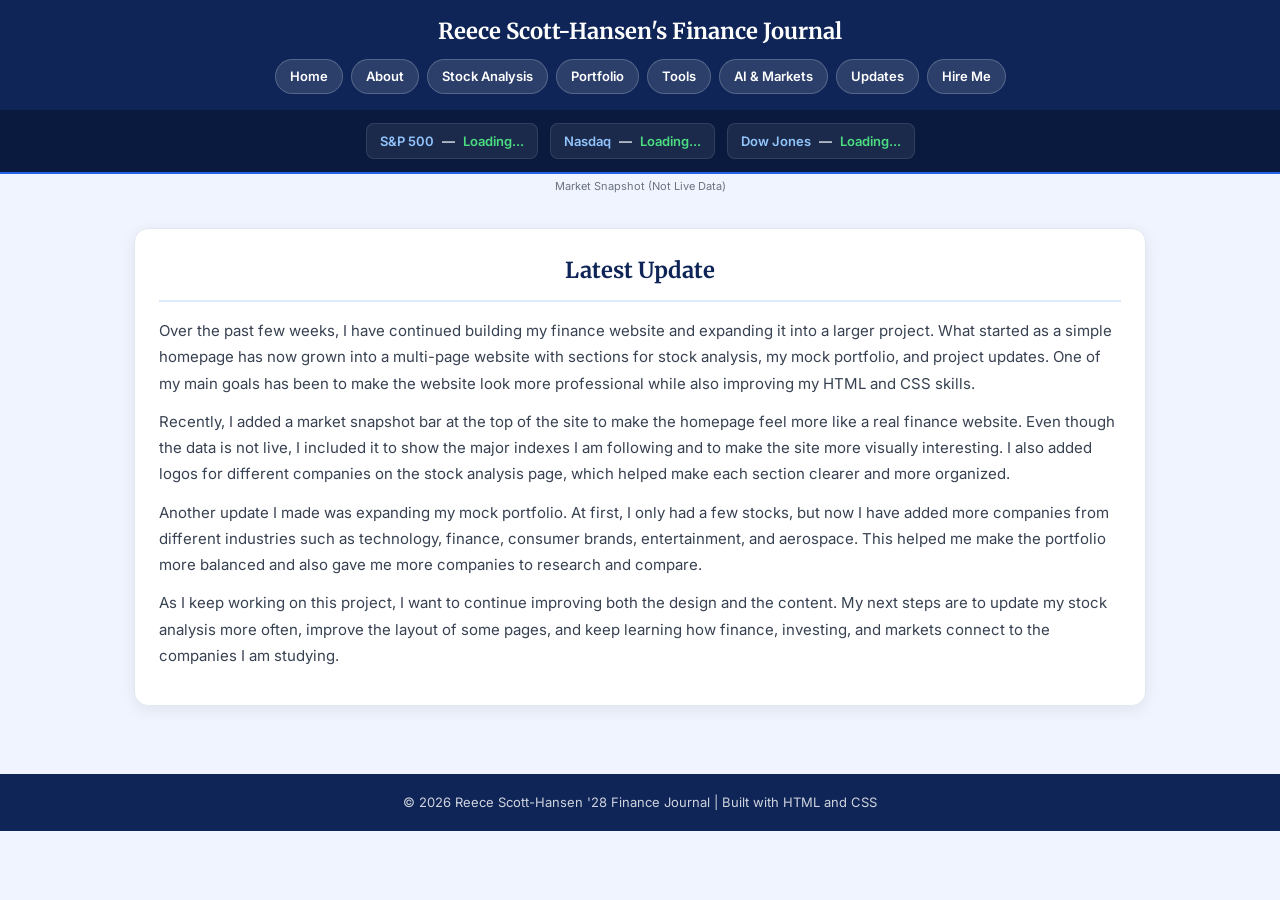
<file: updates.html>
<!DOCTYPE html>
<html>
<head>
  <meta name="viewport" content="width=device-width, initial-scale=1.0">
  <title>Reece Scott-Hansen '28 Finance Journal</title>
  <link rel="stylesheet" href="styles.css">
</head>
<body>


  <header>
    <div class="container">
      <nav>
        <h1>Reece Scott-Hansen's Finance Journal</h1>
        <ul>
          <li><a href="index.html">Home</a></li>
          <li><a href="about.html">About</a></li>
          <li><a href="stocks.html">Stock Analysis</a></li>
          <li><a href="port.html">Portfolio</a></li>
          <li><a href="tools.html">Tools</a></li>
          <li><a href="ai.html">AI & Markets</a></li>
          <li><a href="updates.html">Updates</a></li>
        <li><a href="hire.html">Hire Me</a></li>
        </ul>
      </nav>
    </div>
  </header>

  <div class="market-bar">
  <a href="https://finance.yahoo.com/quote/%5EGSPC/" target="_blank" class="market-item">
    <span class="market-name">S&amp;P 500</span>
    <span class="market-price" id="mb-sp500-price">—</span>
    <span class="up" id="mb-sp500-change">Loading...</span>
  </a>
  <a href="https://finance.yahoo.com/quote/%5EIXIC/" target="_blank" class="market-item">
    <span class="market-name">Nasdaq</span>
    <span class="market-price" id="mb-nasdaq-price">—</span>
    <span class="up" id="mb-nasdaq-change">Loading...</span>
  </a>
  <a href="https://finance.yahoo.com/quote/%5EDJI/" target="_blank" class="market-item">
    <span class="market-name">Dow Jones</span>
    <span class="market-price" id="mb-dow-price">—</span>
    <span class="up" id="mb-dow-change">Loading...</span>
  </a>
</div>
<p class="market-label">Loading live data...</p>
<script src="market.js"></script>

  <section id="updates">
  <div class="container">
    <div class="section-box">
      <h3>Latest Update</h3>
      <p>
        Over the past few weeks, I have continued building my finance website and expanding it into a larger project. What started as a simple homepage has now grown into a multi-page website with sections for stock analysis, my mock portfolio, and project updates. One of my main goals has been to make the website look more professional while also improving my HTML and CSS skills.
      </p>

      <p>
        Recently, I added a market snapshot bar at the top of the site to make the homepage feel more like a real finance website. Even though the data is not live, I included it to show the major indexes I am following and to make the site more visually interesting. I also added logos for different companies on the stock analysis page, which helped make each section clearer and more organized.
      </p>

      <p>
        Another update I made was expanding my mock portfolio. At first, I only had a few stocks, but now I have added more companies from different industries such as technology, finance, consumer brands, entertainment, and aerospace. This helped me make the portfolio more balanced and also gave me more companies to research and compare.
      </p>

      <p>
        As I keep working on this project, I want to continue improving both the design and the content. My next steps are to update my stock analysis more often, improve the layout of some pages, and keep learning how finance, investing, and markets connect to the companies I am studying.
      </p>
    </div>
  </div>
</section>

<footer>
    <div class="container">
      <p>© 2026 Reece Scott-Hansen '28 Finance Journal | Built with HTML and CSS</p>
    </div>
  </footer>


</body>
</html>
</file>
<file: styles.css>
@import url('https://fonts.googleapis.com/css2?family=Merriweather:wght@700&family=Inter:wght@400;500;600;700&display=swap');

* {
  margin: 0;
  padding: 0;
  box-sizing: border-box;
}

:root {
  --navy: #0f2557;
  --blue: #1a3a8f;
  --accent: #2563eb;
  --light-blue: #dbeafe;
  --bg: #f0f4ff;
  --white: #ffffff;
  --gray: #6b7280;
  --border: #e2e8f0;
  --text: #1e293b;
}

body {
  background-color: var(--bg);
  color: var(--text);
  font-family: 'Inter', Arial, sans-serif;
  font-size: 15px;
  line-height: 1.6;
  overflow-x: hidden;
}

.container {
  width: 92%;
  max-width: 1100px;
  margin: auto;
}

/* HEADER */
header {
  background-color: var(--navy);
  color: white;
  padding: 16px 0;
  box-shadow: 0 2px 10px rgba(0,0,0,0.3);
}

header h1 {
  text-align: center;
  font-family: 'Merriweather', serif;
  font-size: clamp(14px, 3vw, 22px);
  margin-bottom: 12px;
  padding: 0 10px;
  line-height: 1.4;
}

nav {
  display: flex;
  flex-direction: column;
  align-items: center;
}

nav ul {
  list-style: none;
  display: flex;
  flex-wrap: wrap;
  justify-content: center;
  gap: 8px;
  padding: 0 10px;
}

nav ul li a {
  background-color: rgba(255,255,255,0.12);
  color: white;
  padding: 6px 14px;
  border-radius: 20px;
  text-decoration: none;
  font-weight: 600;
  font-size: 13px;
  border: 1px solid rgba(255,255,255,0.2);
  transition: background-color 0.2s;
  display: block;
  white-space: nowrap;
}

nav ul li a:hover {
  background-color: var(--accent);
  border-color: var(--accent);
}

/* MARKET BAR */
.market-bar {
  background-color: #0a1a3e;
  padding: 10px 8px;
  text-align: center;
  border-bottom: 2px solid var(--accent);
  overflow-x: auto;
  -webkit-overflow-scrolling: touch;
  white-space: nowrap;
  scrollbar-width: none;
}

.market-bar::-webkit-scrollbar { display: none; }

.market-item {
  display: inline-block;
  color: white;
  padding: 7px 13px;
  margin: 3px 4px;
  border-radius: 8px;
  font-size: 13px;
  font-weight: 600;
  text-decoration: none;
  background-color: rgba(255,255,255,0.07);
  border: 1px solid rgba(255,255,255,0.1);
  transition: background-color 0.2s;
}

.market-item:hover { background-color: rgba(255,255,255,0.15); }

.market-name  { color: #93c5fd; margin-right: 5px; }
.market-price { color: #e2e8f0; margin-right: 5px; }
.up           { color: #4ade80; }
.down         { color: #f87171; }

.market-label {
  text-align: center;
  font-size: 11px;
  color: var(--gray);
  margin: 4px 0 0 0;
  padding-bottom: 4px;
}

/* HERO */
.hero { padding: 28px 0 12px; }

.box {
  background: linear-gradient(135deg, #0f2557, #1d4ed8);
  padding: 24px;
  border-radius: 14px;
  width: 92%;
  margin: auto;
  box-shadow: 0 8px 25px rgba(15,37,87,0.3);
}

.box-content {
  display: flex;
  align-items: center;
  gap: 20px;
}

.side-img {
  width: 130px;
  border-radius: 10px;
  border: 2px solid rgba(255,255,255,0.25);
  flex-shrink: 0;
}

.box h2 {
  color: white;
  font-family: 'Merriweather', serif;
  font-size: clamp(17px, 3vw, 23px);
  margin-bottom: 8px;
}

.box p {
  color: rgba(255,255,255,0.9);
  font-size: 14px;
}

.text { flex: 1; min-width: 0; }

/* SECTIONS */
section { padding: 12px 0; }

.section-box {
  background: white;
  padding: 24px;
  border-radius: 14px;
  margin: 16px auto;
  width: 92%;
  box-shadow: 0 4px 16px rgba(0,0,0,0.07);
  border: 1px solid var(--border);
}

.section-box h3 {
  color: var(--navy);
  font-family: 'Merriweather', serif;
  font-size: clamp(17px, 3vw, 22px);
  margin-bottom: 16px;
  text-align: center;
  padding-bottom: 12px;
  border-bottom: 2px solid var(--light-blue);
}

.section-box p {
  color: #374151;
  margin-bottom: 12px;
  line-height: 1.75;
}

h3 {
  color: var(--navy);
  font-size: clamp(17px, 3vw, 22px);
  margin-bottom: 16px;
  font-family: 'Merriweather', serif;
}

/* CARDS */
.card-grid {
  display: grid;
  grid-template-columns: repeat(auto-fit, minmax(240px, 1fr));
  gap: 16px;
}

.card {
  background-color: white;
  padding: 18px;
  border-radius: 12px;
  border: 1px solid var(--border);
  box-shadow: 0 2px 8px rgba(0,0,0,0.06);
  transition: transform 0.2s, box-shadow 0.2s;
}

.card:hover {
  transform: translateY(-3px);
  box-shadow: 0 6px 20px rgba(0,0,0,0.1);
}

.card h4 {
  color: var(--navy);
  font-size: 15px;
  font-weight: 700;
  margin-bottom: 8px;
}

.card p {
  margin-bottom: 6px;
  color: #374151;
  font-size: 13px;
}

/* STOCK CARD HEADER */
.card-header {
  display: flex;
  align-items: center;
  gap: 10px;
  margin-bottom: 12px;
  padding-bottom: 10px;
  border-bottom: 1px solid var(--border);
}

.logo {
  width: 40px;
  height: 40px;
  object-fit: contain;
  border: 1px solid var(--border);
  border-radius: 8px;
  background-color: white;
  padding: 4px;
  flex-shrink: 0;
}

/* PORTFOLIO TABLE */
.portfolio-table {
  width: 100%;
  border-collapse: collapse;
  background-color: white;
  border-radius: 10px;
  overflow: hidden;
  box-shadow: 0 2px 8px rgba(0,0,0,0.06);
  display: block;
  overflow-x: auto;
  -webkit-overflow-scrolling: touch;
}

.portfolio-table th,
.portfolio-table td {
  border: 1px solid var(--border);
  padding: 10px 12px;
  text-align: left;
  font-size: 13px;
  white-space: nowrap;
}

.portfolio-table th {
  background-color: var(--navy);
  color: white;
  font-weight: 600;
}

.portfolio-table tr:hover td { background-color: #f8faff; }

/* HIRE ME PAGE */
.hire-hero {
  background: linear-gradient(135deg, #0f2557, #1d4ed8);
  color: white;
  text-align: center;
  padding: 44px 20px;
}

.hire-hero h2 {
  font-family: 'Merriweather', serif;
  font-size: clamp(20px, 4vw, 30px);
  margin-bottom: 12px;
}

.hire-hero p {
  font-size: 15px;
  opacity: 0.9;
  max-width: 560px;
  margin: 0 auto 22px;
  line-height: 1.7;
}

.btn {
  display: inline-block;
  background-color: white;
  color: var(--navy);
  padding: 11px 26px;
  border-radius: 25px;
  text-decoration: none;
  font-weight: 700;
  font-size: 14px;
  transition: transform 0.2s;
}

.btn:hover { transform: scale(1.04); }

.services-grid {
  display: grid;
  grid-template-columns: repeat(auto-fit, minmax(200px, 1fr));
  gap: 16px;
  margin-top: 10px;
}

.service-card {
  background: white;
  border: 1px solid var(--border);
  border-radius: 12px;
  padding: 20px 16px;
  text-align: center;
  box-shadow: 0 2px 8px rgba(0,0,0,0.06);
}

.service-card .icon { font-size: 28px; margin-bottom: 10px; }

.service-card h4 {
  color: var(--navy);
  font-size: 15px;
  font-weight: 700;
  margin-bottom: 6px;
}

.service-card p { color: var(--gray); font-size: 13px; }

.price-tag {
  display: inline-block;
  background-color: var(--light-blue);
  color: var(--blue);
  font-weight: 700;
  font-size: 12px;
  padding: 3px 10px;
  border-radius: 20px;
  margin-top: 8px;
}

.contact-box {
  background: white;
  border: 1px solid var(--border);
  border-radius: 14px;
  padding: 26px;
  max-width: 500px;
  margin: 0 auto;
  box-shadow: 0 4px 15px rgba(0,0,0,0.07);
  text-align: center;
}

.contact-box p { color: var(--gray); margin-bottom: 16px; }

.contact-link {
  display: inline-block;
  background-color: var(--navy);
  color: white;
  padding: 11px 26px;
  border-radius: 25px;
  text-decoration: none;
  font-weight: 700;
  margin: 5px;
  transition: background-color 0.2s;
}

.contact-link:hover { background-color: var(--accent); }

/* AI PAGE */
.ai-img {
  display: block;
  margin: 16px auto;
  width: 80%;
  max-width: 480px;
  border-radius: 12px;
  box-shadow: 0 6px 18px rgba(0,0,0,0.18);
}

.img-caption {
  text-align: center;
  font-size: 12px;
  color: var(--gray);
  margin-bottom: 16px;
}

/* FOOTER */
footer {
  background-color: var(--navy);
  color: rgba(255,255,255,0.8);
  text-align: center;
  padding: 18px 16px;
  margin-top: 40px;
  font-size: 13px;
  line-height: 1.6;
}

/* MOBILE */
@media (max-width: 600px) {
  body { font-size: 13px; }
  header { padding: 12px 0; }
  header h1 { font-size: 14px; margin-bottom: 10px; }
  nav ul { gap: 5px; padding: 0 8px; }
  nav ul li a { font-size: 11px; padding: 5px 10px; }
  .box { width: 96%; padding: 14px; }
  .box-content { flex-direction: column; text-align: center; gap: 10px; }
  .side-img { width: 80px; }
  .box h2 { font-size: 15px; }
  .box p { font-size: 12px; }
  .section-box { width: 96%; padding: 14px; }
  .section-box h3 { font-size: 15px; margin-bottom: 10px; }
  .section-box p { font-size: 12px; line-height: 1.6; margin-bottom: 8px; }
  h3 { font-size: 15px; }
  .card { padding: 14px; }
  .card h4 { font-size: 13px; }
  .card p { font-size: 12px; }
  .card-grid { grid-template-columns: 1fr; gap: 10px; }
  .hire-hero { padding: 26px 14px; }
  .hire-hero h2 { font-size: 18px; }
  .hire-hero p { font-size: 12px; }
  .services-grid { grid-template-columns: 1fr 1fr; gap: 8px; }
  .service-card { padding: 14px 10px; }
  .service-card h4 { font-size: 13px; }
  .service-card p { font-size: 11px; }
  .platform-wrap { padding: 14px !important; width: 96% !important; }
  .p-chart-row { grid-template-columns: 1fr !important; }
  .p-metrics { grid-template-columns: 1fr 1fr !important; }
  .p-table th:nth-child(3), .p-table td:nth-child(3),
  .p-table th:nth-child(4), .p-table td:nth-child(4) { display: none; }
  .market-item { padding: 5px 10px; font-size: 12px; }
  footer { font-size: 11px; padding: 14px 12px; }
}

/* TABLET */
@media (min-width: 601px) and (max-width: 900px) {
  .box { width: 94%; }
  .section-box { width: 94%; }
  .card-grid { grid-template-columns: repeat(2, 1fr); }
  .services-grid { grid-template-columns: repeat(2, 1fr); }
}
</file>
